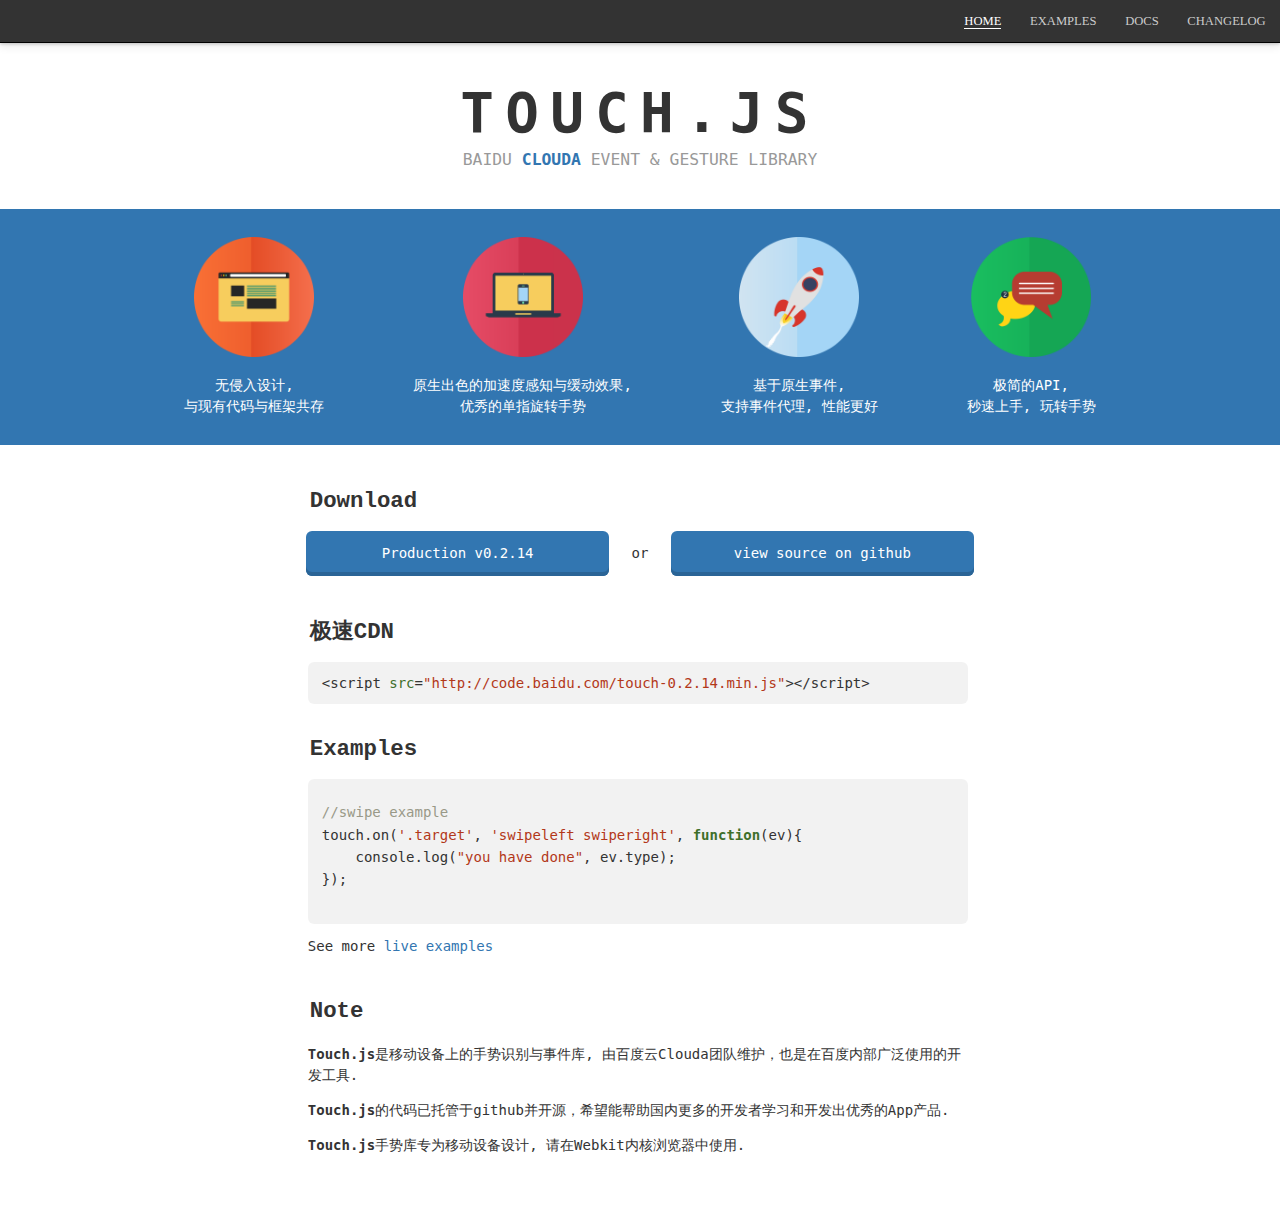
<file: bower_components/touch.code.baidu.com/index.html>
<!DOCTYPE HTML>
<html>
<head>
	<meta charset="UTF-8">
    <title>Touch.js</title>
    <link rel="stylesheet" href="normalize.css" />
    <link rel="stylesheet" href="style2.css" />
    <meta name="Keywords" content="百度云手势事件库, touch, touch library, baidu cloud gesture event library, javascript, html5, transform, pinch, scale,tap"/>
    <meta name="Description" content="百度云 手势事件库实现了Web App在触屏设备上的手势识别与事件管理功能。是近年来百度移动云事业部内部广泛使用的开发工具，本次开放旨在帮助更多开发者学习和开发出优秀的Web App产品。"/>
    <meta content="width=device-width,initial-scale=1,maximum-scale=1.0,minimum-scale=1.0" name="viewport" />
    <meta name="apple-mobile-web-app-capable" content="yes" />
    <link href="images/favicon.ico" rel="shortcut icon" type="images/x-icon"></link>
</head>
<body>
	<div id="main">
		<header id="header">
			<div class="viewport">
				<ul id="navlist">
					<li><a href="/" class="active">home</a></li>
					<li><a href="examples.html">examples</a></li>
					<li><a href="http://cloudajs.org/docs/step4_API_Documentation#h2_7">docs</a></li>
					<li><a href="changelog.html">changelog</a></li>
				</ul>
			</div>
		</header>
		<section id="title">
			<div class="viewport">
				<h1>Touch.js</h1>
				<h3>Baidu <a href="http://cloudajs.org" target="_blank">Clouda</a> Event & Gesture Library</h3>
			</div>
		</section>
		<section id="intro">
            <ul id="features" class="viewport">
                <li>
                    <img src="images/design.png" />
                    <span>无侵入设计,</span>
                    <span>与现有代码与框架共存</span>
                </li>
                <li>
                    <img src="images/excellent.png" />
                    <span>原生出色的加速度感知与缓动效果,</span>
                    <span>优秀的单指旋转手势</span>
                </li>
                <li>
                    <img src="images/fast.png" />
                    <span>基于原生事件,</span>
                    <span>支持事件代理, 性能更好</span>
                </li>
                <li>
                    <img src="images/easy.png" />
                    <span>极简的API,</span>
                    <span>秒速上手, 玩转手势</span>
                </li>
            </ul>
        </section>
		<section id="download">
			<div class="viewport">
				<h1>Download</h1>
				<div id="dl">
					<a class="link" href="touch-0.2.14.min.js" target="_blank">Production v0.2.14</a>
					or
					<a class="link" href="https://github.com/Clouda-team/touch.code.baidu.com" target="_blank">view source on github</a>
				</div>
			</div>
		</section>
		<section id="cdn">
			<div class="viewport">
				<h1>极速CDN</h1>
				<div id="cdn-ctnt">
					<div>
						<span class="symbol">&lt;</span><span class="keyword">script</span>
						<span class="attr">src</span><span class="equal">=</span><span class="value">"http://code.baidu.com/touch-0.2.14.min.js"</span><span class="symbol">&gt;&lt;/</span><span class="keyword">script</span><span class="symbol">&gt;</span>
					</div>
				</div>
			</div>
		</section>		
		<section id="examples">
			<div class="viewport">
				<h1>Examples</h1>
				<div id="ec">
					<pre>
<code>
//swipe example
touch.on('.target', 'swipeleft swiperight', function(ev){
    console.log("you have done", ev.type);
});
</code>
               		</pre>
               	<p>See more <a target="_blank" href="examples.html">live examples</a></p>
				</div>
			</div>
		</section>
		<section id="note">
			<div class="viewport">
				<h1>Note</h1>
				<div id="nc">
					<p><b>Touch.js</b>是移动设备上的手势识别与事件库, 由百度云Clouda团队维护，也是在百度内部广泛使用的开发工具.</p>
					<p><b>Touch.js</b>的代码已托管于github并开源，希望能帮助国内更多的开发者学习和开发出优秀的App产品.</p>
					<p><b>Touch.js</b>手势库专为移动设备设计, 请在Webkit内核浏览器中使用.	</p>		
				</div>
			</div>
		</section>
	</div>

    <script type="text/javascript" src="hijs.js"></script>
    <script type="text/javascript" src="touch.min.js"></script>
    <script type="text/javascript">
    	runhijs();
		var _bdhmProtocol = (("https:" == document.location.protocol) ? " https://" : " http://");
		document.write(unescape("%3Cscript src='" + _bdhmProtocol + "hm.baidu.com/h.js%3Ffffba4526d43301ecb10cceaf968f17d' type='text/javascript'%3E%3C/script%3E"));
    </script>
</body>
</html>
</file>
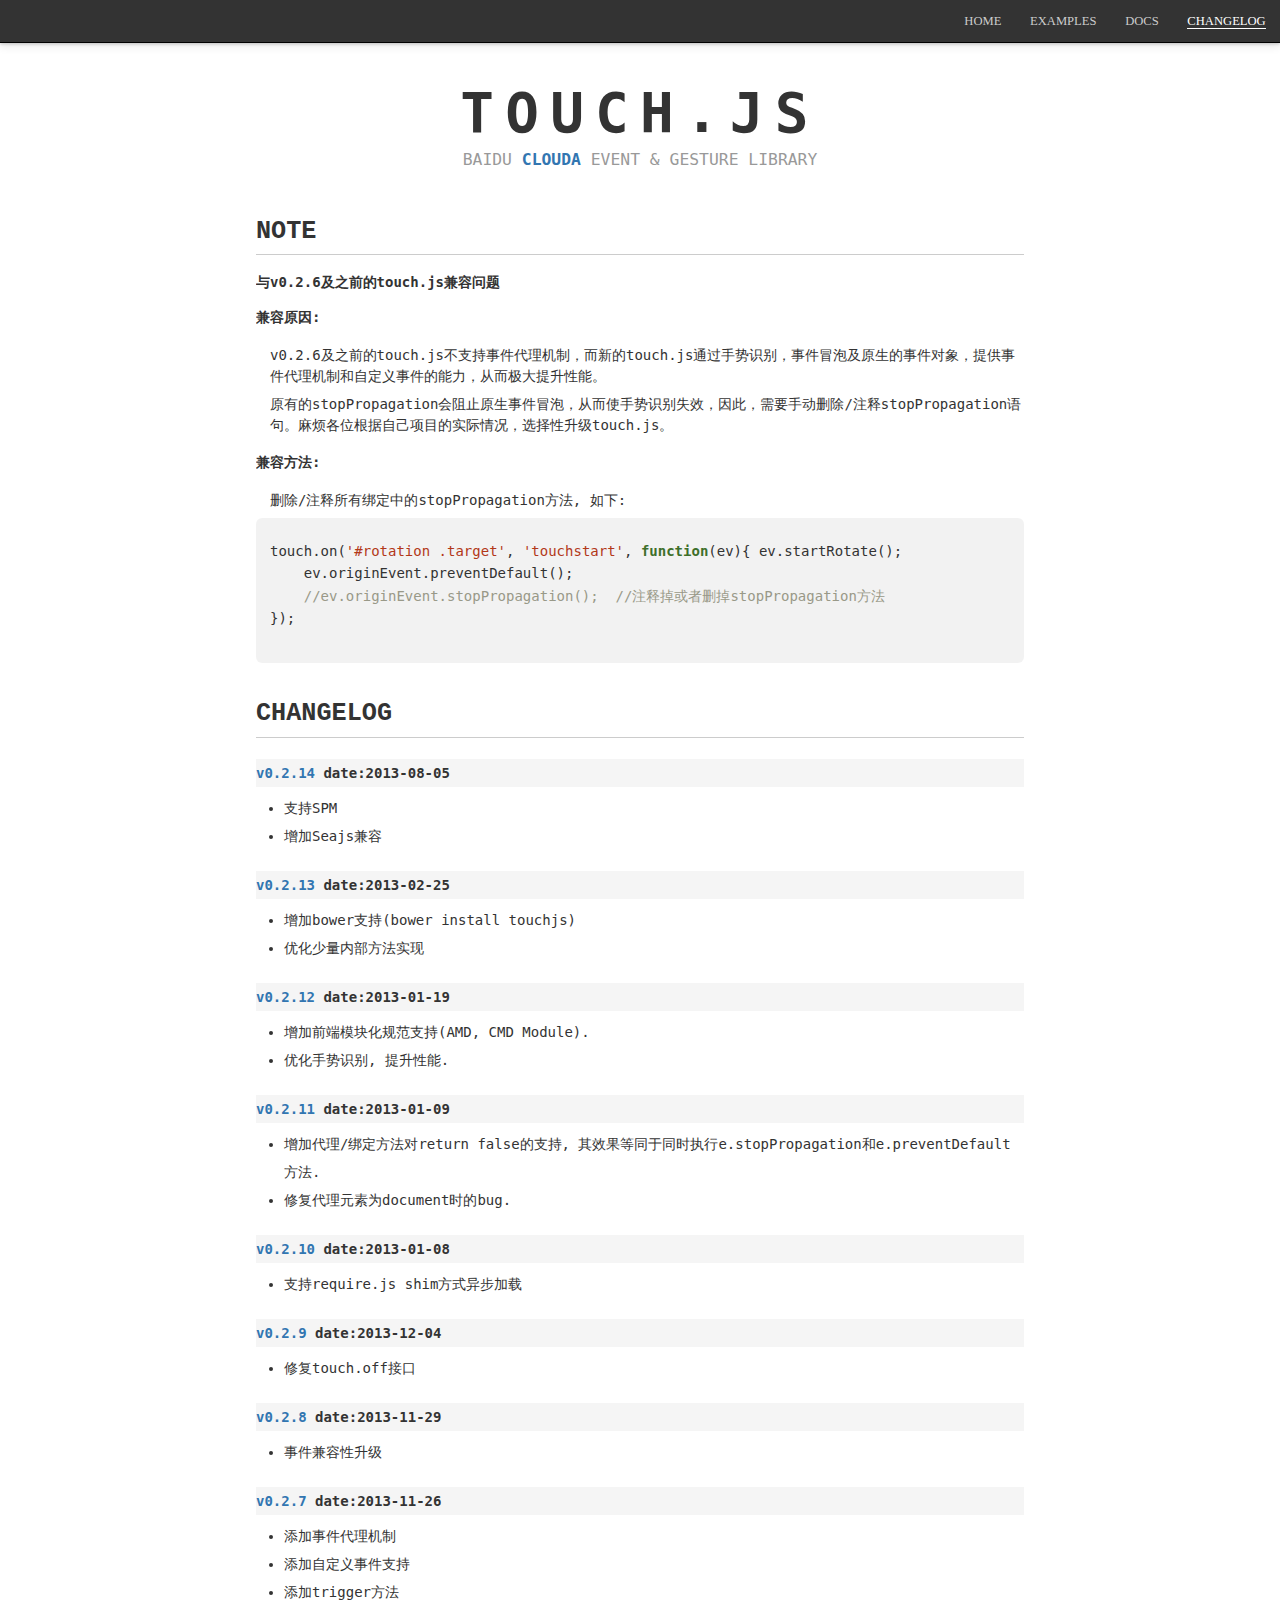
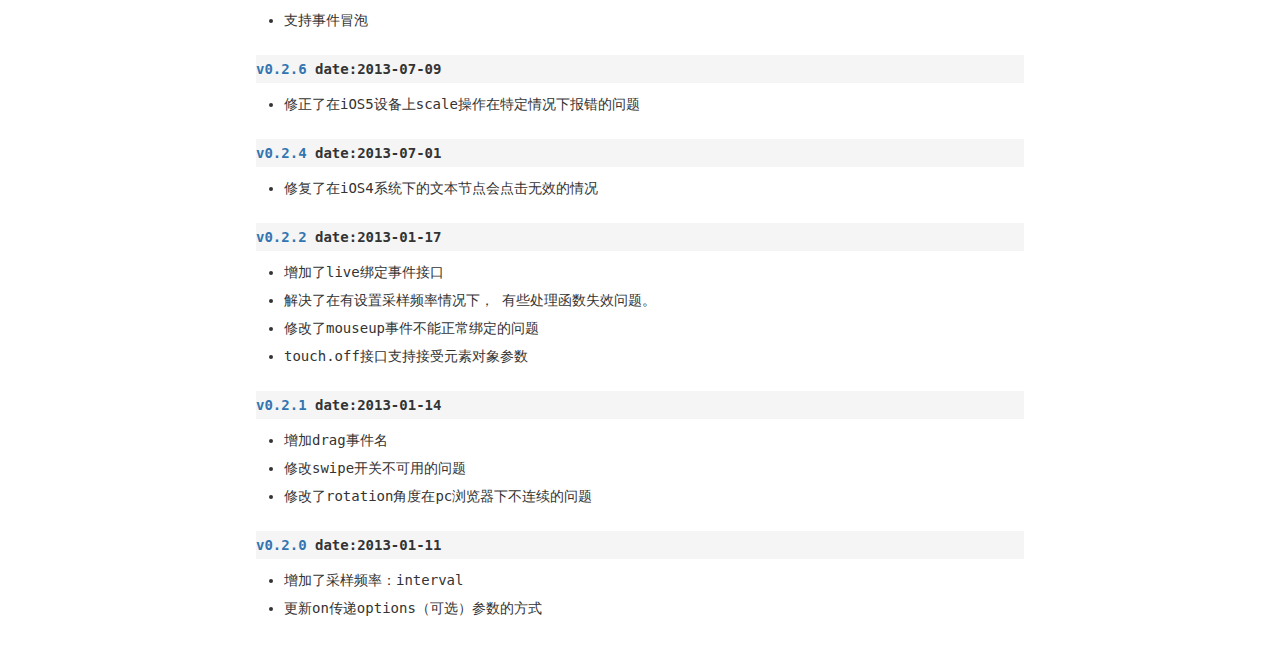
<file: bower_components/touch.code.baidu.com/changelog.html>
<!DOCTYPE HTML>
<html>
<head>
    <meta charset="UTF-8">
    <title>Touch.js</title>
    <link rel="stylesheet" href="normalize.css" />
    <link rel="stylesheet" href="style2.css" />
    <meta name="Keywords" content="百度云手势事件库, touch, touch library, baidu cloud gesture event library, javascript, html5, transform, pinch, scale,tap"/>
    <meta name="Description" content="百度云 手势事件库实现了Web App在触屏设备上的手势识别与事件管理功能。是近年来百度移动云事业部内部广泛使用的开发工具，本次开放旨在帮助更多开发者学习和开发出优秀的Web App产品。"/>
    <meta content="width=device-width,initial-scale=1,maximum-scale=1.0,minimum-scale=1.0" name="viewport" />
    <meta name="apple-mobile-web-app-capable" content="yes" />
    <link href="images/favicon.ico" rel="shortcut icon" type="images/x-icon"></link>
</head>
<body>
    <div id="main">
        <header id="header">
            <div class="viewport">
                <ul id="navlist">
                    <li><a href="/">home</a></li>
                    <li><a href="examples.html">examples</a></li>
                    <li><a href="http://cloudajs.org/docs/step4_API_Documentation#h2_7">docs</a></li>
                    <li><a href="changelog.html" class="active">changelog</a></li>
                </ul>
            </div>
        </header>
        <section id="title">
            <div class="viewport">
                <h1>Touch.js</h1>
                <h3>Baidu <a href="http://cloudajs.org" target="_blank">Clouda</a> Event & Gesture Library</h3>
            </div>
        </section>
        <section id="attention">
            <div class="viewport">
            <h3>Note</h3>
            <h4>与v0.2.6及之前的touch.js兼容问题</h4>
            <h4>兼容原因:</h4>
            <p>v0.2.6及之前的touch.js不支持事件代理机制，而新的touch.js通过手势识别，事件冒泡及原生的事件对象，提供事件代理机制和自定义事件的能力，从而极大提升性能。</p>
            <p>原有的stopPropagation会阻止原生事件冒泡，从而使手势识别失效，因此，需要手动删除/注释stopPropagation语句。麻烦各位根据自己项目的实际情况，选择性升级touch.js。</p>
            <h4>兼容方法:</h4>
            <p>删除/注释所有绑定中的stopPropagation方法, 如下:</p>
            <pre>
<code>
touch.on('#rotation .target', 'touchstart', function(ev){ ev.startRotate();
    ev.originEvent.preventDefault(); 
    //ev.originEvent.stopPropagation();  //注释掉或者删掉stopPropagation方法
});
</code>
            </pre>
            </div>
        </section>
        <section id="changelog">
            <div class="viewport">
                <h3>Changelog</h3>
                <dl>
					<dt><b>v0.2.14</b> date:2013-08-05</dt>
                    <dd>支持SPM</dd>
					<dd>增加Seajs兼容</dd>
				
					<dt><b>v0.2.13</b> date:2013-02-25</dt>
                    <dd>增加bower支持(bower install touchjs)</dd>
					<dd>优化少量内部方法实现</dd>
					
					<dt><b>v0.2.12</b> date:2013-01-19</dt>
                    <dd>增加前端模块化规范支持(AMD, CMD Module).</dd>
					<dd>优化手势识别, 提升性能.</dd>
					
					<dt><b>v0.2.11</b> date:2013-01-09</dt>
                    <dd>增加代理/绑定方法对return false的支持, 其效果等同于同时执行e.stopPropagation和e.preventDefault方法.</dd>
					<dd>修复代理元素为document时的bug.</dd>
				
                    <dt><b>v0.2.10</b> date:2013-01-08</dt>
                    <dd>支持require.js shim方式异步加载</dd>

                    <dt><b>v0.2.9</b> date:2013-12-04</dt>
                    <dd>修复touch.off接口</dd>

                    <dt><b>v0.2.8</b> date:2013-11-29</dt>
                    <dd>事件兼容性升级</dd>

                    <dt><b>v0.2.7</b> date:2013-11-26</dt>
                    <dd>添加事件代理机制</dd>
                    <dd>添加自定义事件支持</dd>
                    <dd>添加trigger方法</dd>
                    <dd>支持事件冒泡</dd>

                    <dt><b>v0.2.6</b> date:2013-07-09</dt>
                    <dd>修正了在iOS5设备上scale操作在特定情况下报错的问题</dd>

                    <dt><b>v0.2.4</b> date:2013-07-01</dt>
                    <dd>修复了在iOS4系统下的文本节点会点击无效的情况</dd>

                    <dt><b>v0.2.2</b> date:2013-01-17</dt>
                    <dd>增加了live绑定事件接口</dd>
                    <dd>解决了在有设置采样频率情况下， 有些处理函数失效问题。</dd>
                    <dd>修改了mouseup事件不能正常绑定的问题</dd>
                    <dd>touch.off接口支持接受元素对象参数</dd>

                    <dt><b>v0.2.1</b> date:2013-01-14</dt>
                    <dd>增加drag事件名</dd>
                    <dd>修改swipe开关不可用的问题</dd>
                    <dd>修改了rotation角度在pc浏览器下不连续的问题</dd>

                    <dt><b>v0.2.0</b> date:2013-01-11</dt>
                    <dd>增加了采样频率：interval</dd>
                    <dd>更新on传递options（可选）参数的方式</dd>
                </dl>
            </div>
        </section>
    </div>
    <script type="text/javascript" src="hijs.js"></script>
    <script type="text/javascript">
        runhijs();
        var _bdhmProtocol = (("https:" == document.location.protocol) ? " https://" : " http://");
        document.write(unescape("%3Cscript src='" + _bdhmProtocol + "hm.baidu.com/h.js%3Ffffba4526d43301ecb10cceaf968f17d' type='text/javascript'%3E%3C/script%3E"));
    </script>
</body>
</html>
</file>
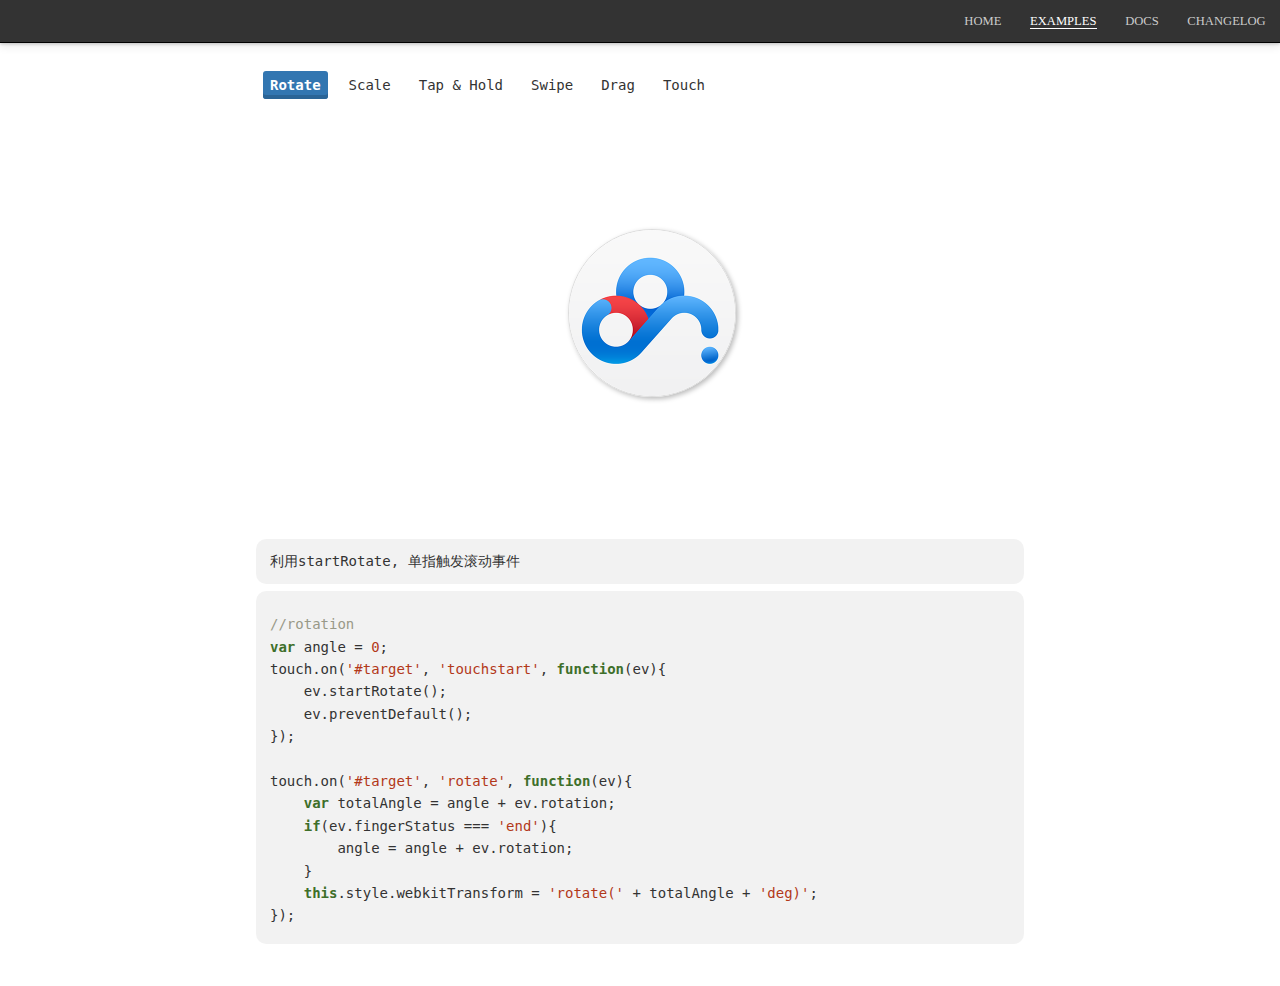
<file: bower_components/touch.code.baidu.com/examples.html>
<!DOCTYPE HTML>
<html manifest="app.cache">
<head>
    <meta charset="UTF-8">
    <title>Touch.js Examples</title>
    <link rel="stylesheet" href="normalize.css" />
    <link rel="stylesheet" href="examples.css" />
    <meta name="Keywords" content="百度云手势事件库, touch, touch library, baidu cloud gesture event library, javascript, html5, transform, pinch, scale,tap"/>
    <meta name="Description" content="百度云 手势事件库实现了Web App在触屏设备上的手势识别与事件管理功能。是近年来百度移动云事业部内部广泛使用的开发工具，本次开放旨在帮助更多开发者学习和开发出优秀的Web App产品。"/>
    <meta content="width=device-width,initial-scale=1.0,maximum-scale=1.0,minimum-scale=1.0" name="viewport" />
    <meta name="apple-mobile-web-app-capable" content="yes" />
    <link href="images/favicon.ico" rel="shortcut icon" type="images/x-icon"></link>
</head>
<body>
    <div id="main">
        <header id="header">
            <div class="viewport">
                <ul id="navlist">
                    <li><a href="/">home</a></li>
                    <li><a href="examples.html" class="active">examples</a></li>
                    <li><a href="http://cloudajs.org/docs/step4_API_Documentation#h2_7">docs</a></li>
                    <li><a href="changelog.html">changelog</a></li>
                </ul>
            </div>
        </header>
        <nav id="nav">
            <div class="viewport">
                <ul id="nl">
                    <li>Rotate</li>
                    <li>Scale</li>
                    <li>Tap & Hold</li>
                    <li>Swipe</li>
                    <li>Drag</li>
                    <li>Touch</li>
                </ul>
            </div>
        </nav>
        <section id="play">
            <div id="playarea"></div>
        </section>
        <section id="log">
            <div class="viewport">
                <div id="logger">
                    logs here
                </div>
            </div>
        </section>
        <section id="code">
            <div class="viewport">
                
            </div>
        </section>
    </div>


    <div id="codes">
        <div id="rotate-code">
<pre>
<code>
//rotation
var angle = 0;
touch.on('#target', 'touchstart', function(ev){
    ev.startRotate();
    ev.preventDefault();
});

touch.on('#target', 'rotate', function(ev){
    var totalAngle = angle + ev.rotation;
    if(ev.fingerStatus === 'end'){
        angle = angle + ev.rotation;
    }
    this.style.webkitTransform = 'rotate(' + totalAngle + 'deg)';
});
</code>
</pre>
        </div>
        <div id="scale-code">
<pre>
<code>
var target = document.getElementById("target");
target.style.webkitTransition = 'all ease 0.05s';

touch.on('#target', 'touchstart', function(ev){
	ev.preventDefault();
});

var initialScale = 1;
var currentScale;

touch.on('#target', 'pinchend', function(ev){
	currentScale = ev.scale - 1;
	currentScale = initialScale + currentScale;
	currentScale = currentScale > 2 ? 2 : currentScale;
	currentScale = currentScale < 1 ? 1 : currentScale;
	this.style.webkitTransform = 'scale(' + currentScale + ')';
	log("当前缩放比例为:" + currentScale + ".");
});

touch.on('#target', 'pinchend', function(ev){
	initialScale = currentScale;
});
</code>
</pre>      
        </div>
        <div id="tap-code">
<pre>
<code>
touch.on('#target', 'hold tap doubletap', function(ev){
    //console.log(ev.type);
});
</code>
</pre>      
        </div>
        <div id="swipe-code">
<pre>
<code>
touch.on('#target', 'touchstart', function(ev){
	ev.preventDefault();
});

var target = document.getElementById("target");
target.style.webkitTransition = 'all ease 0.2s';

touch.on(target, 'swiperight', function(ev){
	this.style.webkitTransform = "translate3d(" + rt + "px,0,0)";
	log("向右滑动.");
});

touch.on(target, 'swipeleft', function(ev){
	log("向左滑动.");
	this.style.webkitTransform = "translate3d(-" + this.offsetLeft + "px,0,0)";
});
</code>
</pre>   
</div>
<div id="drag-code">
<pre>
<code>
touch.on('#target', 'touchstart', function(ev){
	ev.preventDefault();
});

var target = document.getElementById("target");
var dx, dy;

touch.on('#target', 'drag', function(ev){
	dx = dx || 0;
	dy = dy || 0;
	log("当前x值为:" + dx + ", 当前y值为:" + dy +".");
	var offx = dx + ev.x + "px";
	var offy = dy + ev.y + "px";
	this.style.webkitTransform = "translate3d(" + offx + "," + offy + ",0)";
});

touch.on('#target', 'dragend', function(ev){
	dx += ev.x;
	dy += ev.y;
});
</code>
</pre>
</div>
<div id="touch-code">
<pre>
<code>
touch.on('#target', 'touchstart touchmove touchend', function(ev){
    console.log(ev.type);
});
</code>
</pre>
</div>
    </div>
    <script type="text/javascript" src="hijs.js"></script>
    <script type="text/javascript" src="touch.min.js"></script>
    <script type="text/javascript" src="examples.js"></script>
    <script type="text/javascript">
        var _bdhmProtocol = (("https:" == document.location.protocol) ? " https://" : " http://");
        document.write(unescape("%3Cscript src='" + _bdhmProtocol + "hm.baidu.com/h.js%3Ffffba4526d43301ecb10cceaf968f17d' type='text/javascript'%3E%3C/script%3E"));
    </script>
</body>
</html>
</file>
<file: bower_components/touch.code.baidu.com/style2.css>
body {
	font: 14px/1.2em Menlo, "Bitstream Vera Sans Mono", "DejaVu Sans Mono", Monaco, Consolas, monospace;
	color: #333;
}

::selection {
	text-shadow: none;
	background: rgba(65,131,196,0.4); 
}

pre { 
	background-color: rgba(0, 0, 0, 0.05);
	-webkit-border-radius: 6px;
	padding-left: 1em;
}

code { font: 14px/1.6em Menlo, "Bitstream Vera Sans Mono", "DejaVu Sans Mono", Monaco, Consolas, monospace; }
code .keyword              { color: #3E6F2A; font-weight: bold; }
code .string, code .regexp { color: #B23819; }
code .class, code .special { color: #333; font-weight: bold; }
code .number               { color: #B23819; }
code .comment              { color: #998; }

#main {
	min-width : 320px;
}

@media screen and (max-width:767px){
	.viewport {
		max-width: 320px;
		margin: 0 auto;
		overflow: hidden;
	}   
}

@media screen and (min-width:768px){
	.viewport {
		max-width: 768px;
		margin: 0 auto;
		overflow: hidden;
	}
}

#header {
	/*border-top: 3px solid #3276b1;*/
	border-bottom: 1px solid #000;
	background: #333;
	box-shadow: 0 3px 9px 0 rgba(0, 0, 0, 0.1), 0 1px 3px 0 rgba(0, 0, 0, 0.2);
}

@media screen and (max-width:768px){
	#header .viewport{
		max-width: 768px;
	}
}

@media screen and (min-width:769px){
	#header .viewport{
		max-width: 1300px;
	}
}

#navlist{
	display: -webkit-box;
	-webkit-box-orient: horizontal;
	width: 330px;
	float: right;
}

#navlist li{
	-webkit-box-flex: 1;
	text-transform: uppercase;
	padding: 1em 0;
	font-size: 0.9em;
	text-align: center;
}

#navlist li a{
	-webkit-tap-highlight-color: rgba(0,0,0,0);
	-webkit-transition: color .5s;
	text-decoration: none;
	color: #ccc;
	font-family: verdana;
}

#navlist li a:hover{
	color: #fff;
	border-bottom: 1px solid #fff;
}

#navlist li .active{
	color: #fff;
	border-bottom: 1px solid #fff;
}

#title{
	text-align: center;
	margin-top: 1em;
	margin-bottom: 0.5em;
}

@media screen and (min-width:768px){
	#title h1{
		margin: 0;
		font-size: 4em;
		line-height: 2em;
		text-transform: uppercase;
		letter-spacing: .2em;
		text-align: center;
	}
}

@media screen and (max-width:767px){
	#title h1{
		margin: 0;
		font-size: 3.2em;
		line-height: 1.8em;
		text-transform: uppercase;
		letter-spacing: .2em;
		text-align: center;
	}
}

#title h3{
	font-weight : normal;
	text-transform: uppercase;
	margin : 0;
	text-align: center;
	color : #999;
	position: relative;
	top: -1.5em;
	line-height: 2em;
}

#title h3 a{
	color: #3276b1;
	font-weight: bold;
	text-decoration: none;
}

#title h3 a:hover{
	text-decoration: underline;
}

#download h1, #cdn h1, #features h1, #examples h1, #note h1{
	font-family: "Courier", sans-serif;
	font-size: 1.6em;
	line-height: 1.6em;
	margin: 0.5em 0 0.5em 2.4em;
}

@media screen and (max-width:639px){
	#download h1, #cdn h1, #features h1, #examples h1, #note h1{
		text-align: center;
		margin-left: 0;
	}
}

#download{
	margin-bottom: 2em;
}

#download .link{
	display: inline-block;
	color: #fff;
	background-color: #3276b1;
	border-color: #285e8e;
	-webkit-box-shadow: inset 0 -4px 0 #2a6496;
	text-decoration: none;
	padding: 1em;
	width: 275px;
	font-size: 1em;
	border-radius: 6px;
	margin: 0 1em;
	-webkit-transition: opacity 0.2s;
}

@media screen and (max-width:639px){
	#download .link{
		width: 260px;
		margin-bottom: 0.5em;
		margin-top: 0.5em;
	}
}

#download .link:hover{
	opacity: 0.9;
}

#download #dl{
	text-align: center;
}

#cdn {
	margin-bottom: 1em;
}

#cdn #cdn-ctnt{
	background-color: rgba(0, 0, 0, 0.05);
	-webkit-border-radius: 6px;
	padding-left: 1em;
	line-height: 3em;
}

#cdn-ctnt .attr{
	color: #3E6F2A;
}

#cdn-ctnt .value{
	color: #B23819;
}

@media screen and (min-width:768px){
	#cdn #cdn-ctnt{
		margin: 0.5em 4em 0.2em 3.7em
	}
}

@media screen and (max-width:767px){
	#cdn #cdn-ctnt{
		margin: 0.5em 0.9em 0.2em 1.2em;
	}
}

#intro{
	text-align: center;
	background: #7ec9ac;
	background: #3276b1;
	color: #fff;
	padding: 2em;
	margin-bottom: 2em;
}

@media screen and (min-width:1001px){
	#features{
		display: -webkit-box;
		-webkit-box-orient: horizontal;
		max-width: 1000px;
		margin: 0 auto;
	}
}


@media screen and (min-width:768px) and (max-width: 1000px){
	#features{
		display: -webkit-box;
		-webkit-box-orient: horizontal;
		max-width: 768px;
		margin: 0 auto;
	}
}

@media screen and (max-width:767px){
	#features{
		display: -webkit-box;
		-webkit-box-orient: vertical;
	}
	
	#features li{
		margin-bottom: 1em;
	}
}

#features{
	-webkit-transition: all 0.3s ease;
}

#features li{
	-webkit-box-flex: 1;
}

#features li img{
	max-width: 120px;
	margin-bottom: 1em;
}

#features li span{
	display: block;
	line-height: 1.5em;
}

#examples {
	margin-bottom: 1em;
}

@media screen and (min-width:768px){
	#examples #ec{
		margin: 0.5em 4em 0.2em 3.7em
	}
}

@media screen and (max-width:767px){
	#examples #ec{
		margin: 0.5em 0.9em 0.2em 1.2em;
	}
}

#examples a{
	color: #3276b1;
	text-decoration: none;
}

#examples a:hover{
	text-decoration: underline;
}

#note {
	margin-bottom: 3em;
}

#note #nc{
	margin: 0.5em 4em 0.2em 3.7em
}

#note #nc p{
	line-height: 1.5em;
}

#attention {
	margin-bottom: 2em;
}

#changelog {
	margin-bottom: 2em;
}

#attention h3,  #changelog h3{
	text-transform: uppercase;
	margin: 0;
	line-height: 1.8em;
	height: 1.8em;
	font-size: 1.8em;
	border-bottom: 1px solid #ccc;
	font-family: "Courier", sans-serif;
}

#attention b{
	font-size: 0.9em;
}

#attention p{
	line-height: 1.5em;
	margin: 0.5em 0;
	padding-left: 1em;
}

#changelog dt{
	height: 2em;
	line-height: 2em;
	margin-top: 1.5em;
	margin-bottom: 0.5em;
	font-weight: bold;
	background: whitesmoke;
}

#changelog dt b{
	color: #3276b1;
}

#changelog dd{
	margin-left: 2em;
	line-height: 2em;
	display: list-item;
	list-style-type: disc;
}
</file>
<file: bower_components/touch.code.baidu.com/examples.css>
body {
	font: 14px/1.2em Menlo, "Bitstream Vera Sans Mono", "DejaVu Sans Mono", Monaco, Consolas, monospace;
	color: #333;
}

::selection {
	text-shadow: none;
	background: rgba(65,131,196,0.4); 
}

pre { 
	background-color: rgba(0, 0, 0, 0.05);
	-webkit-border-radius: 10px;
	padding-left: 1em;
}

code { font: 14px/1.6em Menlo, "Bitstream Vera Sans Mono", "DejaVu Sans Mono", Monaco, Consolas, monospace; }
code .keyword              { color: #3E6F2A; font-weight: bold; }
code .string, code .regexp { color: #B23819; }
code .class, code .special { color: #333; font-weight: bold; }
code .number               { color: #B23819; }
code .comment              { color: #998; }

#main {
	min-width : 320px;
}

@media screen and (max-width:767px){
	.viewport {
		max-width: 320px;
		margin: 0 auto;
		overflow: hidden;
	}   
}

@media screen and (min-width:768px){
	.viewport {
		max-width: 768px;
		margin: 0 auto;
		overflow: hidden;
	}
}

#header {
	border-bottom: 1px solid #000;
	background: #333;
	box-shadow: 0 3px 9px 0 rgba(0, 0, 0, 0.1), 0 1px 3px 0 rgba(0, 0, 0, 0.2);
}

@media screen and (max-width:768px){
	#header .viewport{
		max-width: 768px;
	}
}

@media screen and (min-width:769px){
	#header .viewport{
		max-width: 1300px;
	}
}

#navlist{
	display: -webkit-box;
	-webkit-box-orient: horizontal;
	width: 330px;
	float: right;
}

#navlist li{
	-webkit-box-flex: 1;
	text-transform: uppercase;
	padding: 1em 0;
	font-size: 0.9em;
	text-align: center;
}

#navlist li a{
	-webkit-tap-highlight-color: rgba(0,0,0,0);
	-webkit-transition: color .5s;
	text-decoration: none;
	color: #ccc;
	font-family: verdana;
}

#navlist li a:hover{
	color: #fff;
	border-bottom: 1px solid #fff;
}

#navlist li .active{
	color: #fff;
	border-bottom: 1px solid #fff;
}


#nav{
	overflow: hidden;
	margin-top: 2em;
}

#nl li{
	float: left;
	margin: 0 0.5em;
	line-height: 2em;
	padding: 0 0.5em;
}

#nl .active{
	display: inline-block;
	color: #fff;
	background-color: #3276b1;
	border-color: #285e8e;
	-webkit-box-shadow: inset 0 -4px 0 #2a6496;
	text-decoration: none;
	border-radius: 3px;
	font-weight: bold;
}

#nl li:hover{
	cursor: pointer;
	font-weight: bold;
}

@media screen and (max-width:767px){
	#play {
		width: 320px;
		height: 300px;
		position: relative;
		margin: 0 auto;
	}

	#play #target{
		left: 76px;
		top: 60px;
	}

}

@media screen and (min-width:768px){
	#play {
		width: 768px;
		height: 440px;
		position: relative;
		margin: 0 auto;
	}

	#play #target{
		left: 312px;
		top: 130px;
	}

}

#play #target{
	position: absolute;
	cursor: pointer;
	width: 166px;
	border: 1px solid #ddd;
	-webkit-border-radius: 100px;
	-webkit-box-shadow: 2px 2px 5px #bbb;
	-webkit-transition: opacity .5s;
	-webkit-touch-callout:none;
	opacity: 0;
}

#playarea {
	height: 100%;
}

#play #target.show{
	opacity: 1;
}

.shake{
	-webkit-animation: shake 0.2s;
}

.bounce {
	-webkit-animation: bounce 0.4s;
}

@-webkit-keyframes shake {
	0%, 100% {-webkit-transform: translateX(0);}
	10%, 30%, 50%, 70%, 90% {-webkit-transform: translateX(-10px);}
	20%, 40%, 60%, 80% {-webkit-transform: translateX(10px);}
}

@-webkit-keyframes bounce {
	0%, 20%, 50%, 80%, 100% {-webkit-transform: translateY(0);}
	40% {-webkit-transform: translateY(-30px);}
	60% {-webkit-transform: translateY(-15px);}
}

#logger{
	padding: 1em;
	background-color: rgba(0, 0, 0, 0.05);
	-webkit-border-radius: 10px;
	margin-bottom: 0.5em;
}

#code pre{
	margin-bottom: 3em;
}

#codes {
	display: none;
}
</file>
